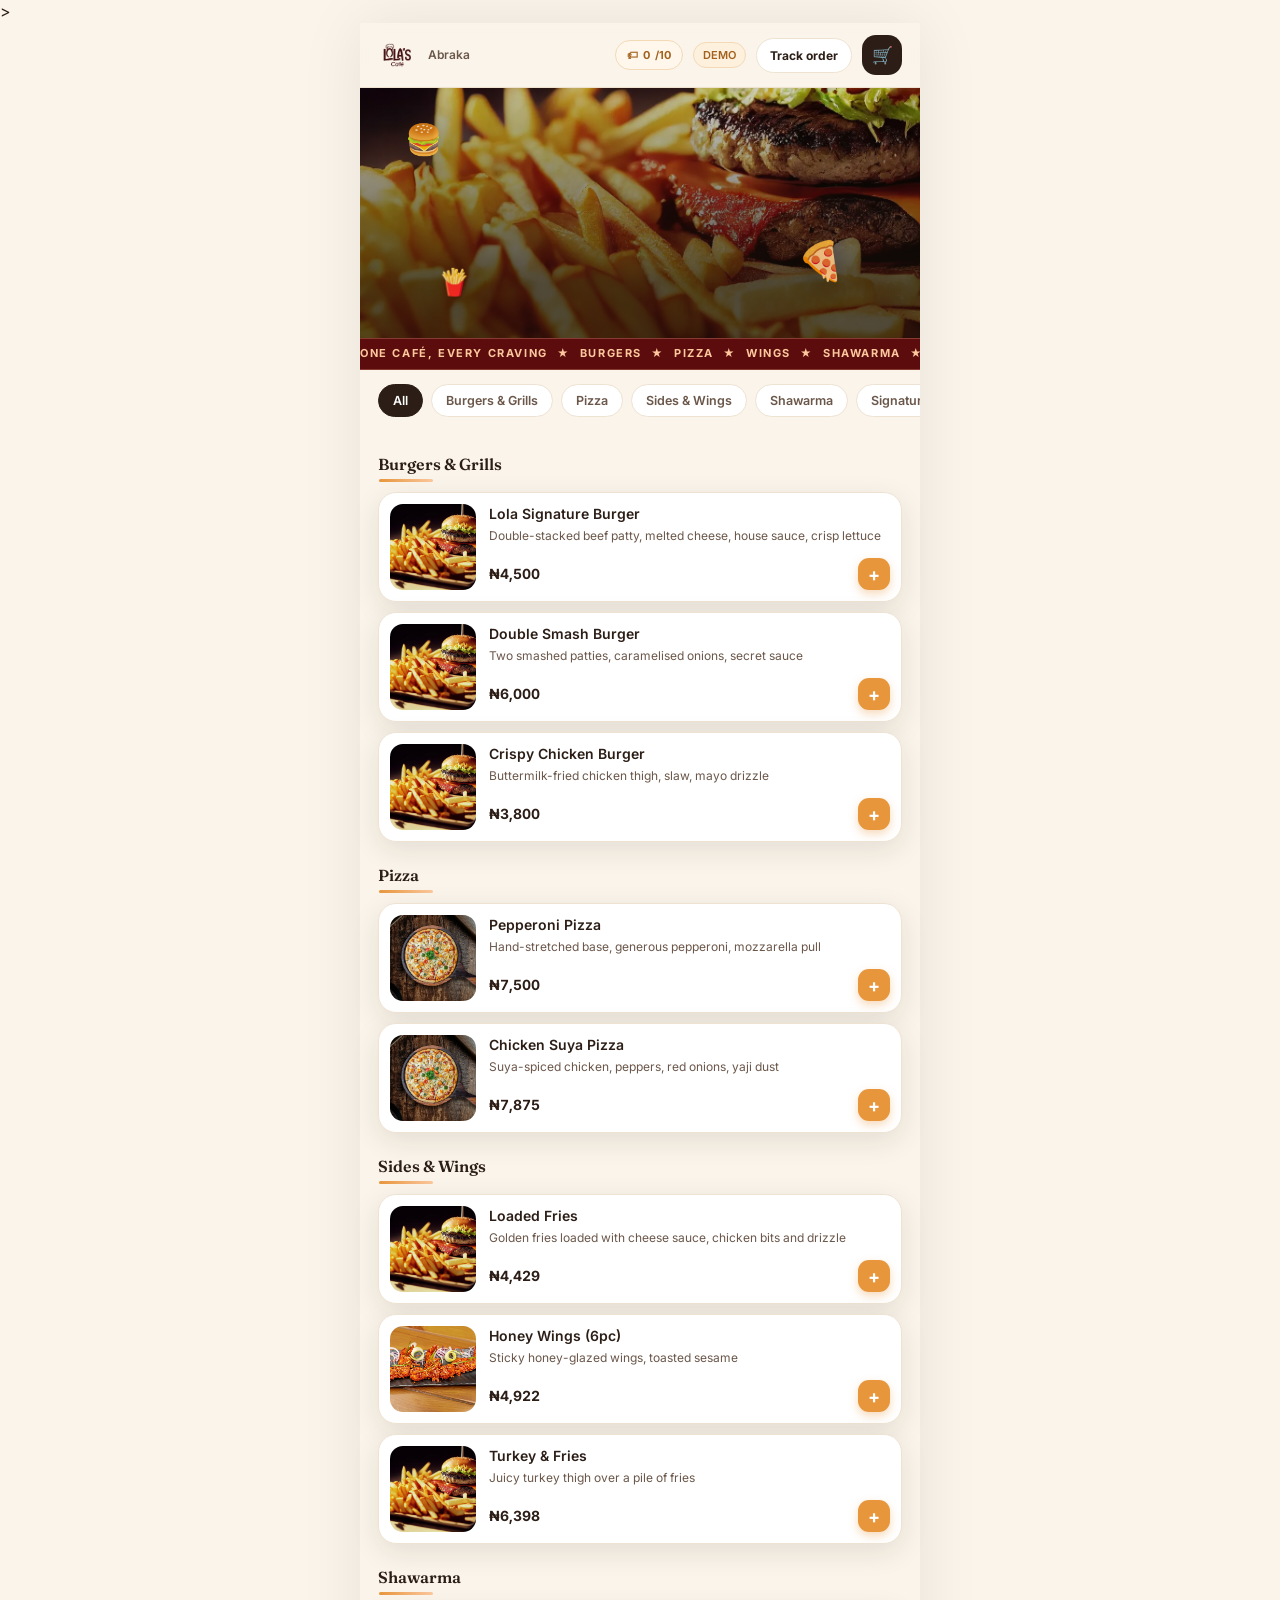
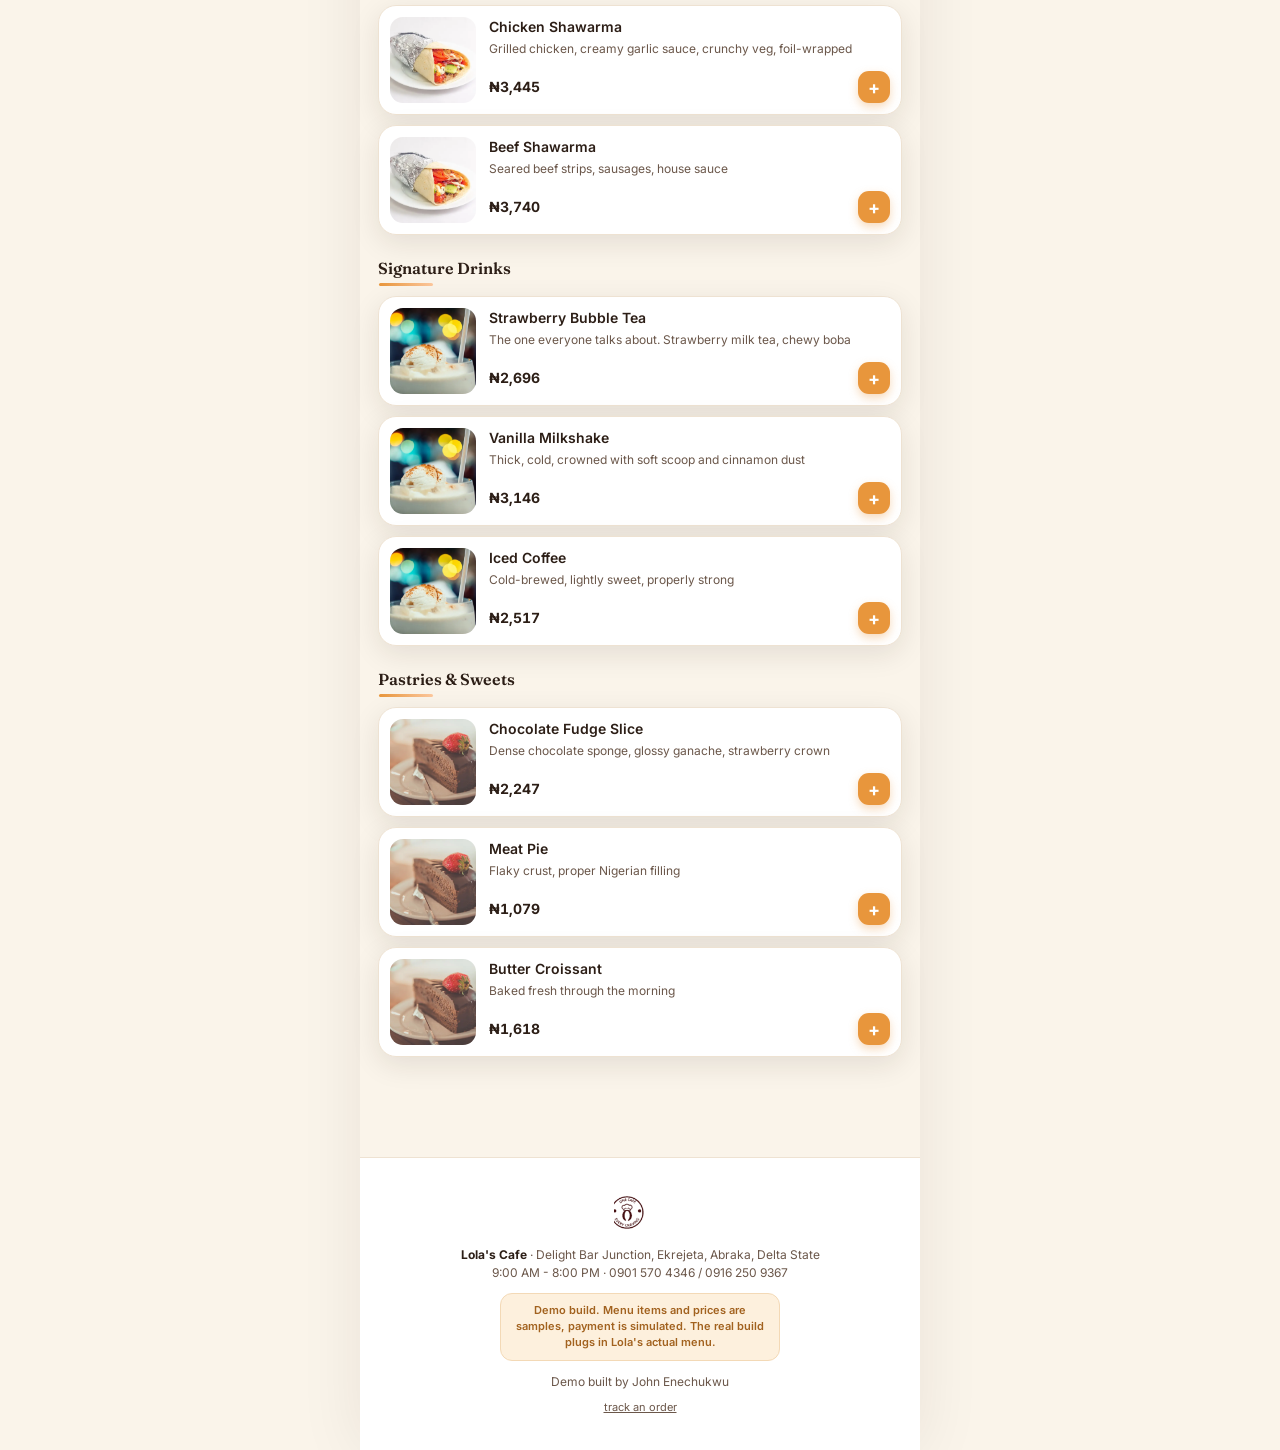
<file: index.html>
<!doctype html>
<html lang="en">
<head>
<meta charset="utf-8">
<meta name="viewport" content="width=device-width, initial-scale=1">
<title>Lola's Cafe — Ekrejeta, Abraka</title>
<meta name="description" content="Order ahead from Lola's Cafe, Ekrejeta, Abraka, Delta State. Burgers, pizza, wings, shawarma, signature drinks.">
<meta name="theme-color" content="#2c1e16">
<link rel="preconnect" href="https://fonts.googleapis.com">
<link rel="preconnect" href="https://fonts.gstatic.com" crossorigin>
<link href="https://fonts.googleapis.com/css2?family=Fraunces:ital,opsz,wght@0,9..144,500;0,9..144,600;0,9..144,700;1,9..144,600&family=Inter:wght@400;500;600;700&display=swap" rel="stylesheet">
<link rel="stylesheet" href="styles.css">
<link rel="stylesheet" href="wow.css">
<link rel="icon" type="image/png" href="img/favicon-192.png">>
<link rel="preload" as="image" href="img/burger.webp">
<link rel="manifest" href="manifest.webmanifest">
</head>
<body>
<div id="app"></div>
<script src="data.js"></script>
<script src="wow.js"></script>
<script src="app.js"></script>
</body>
</html>
</file>
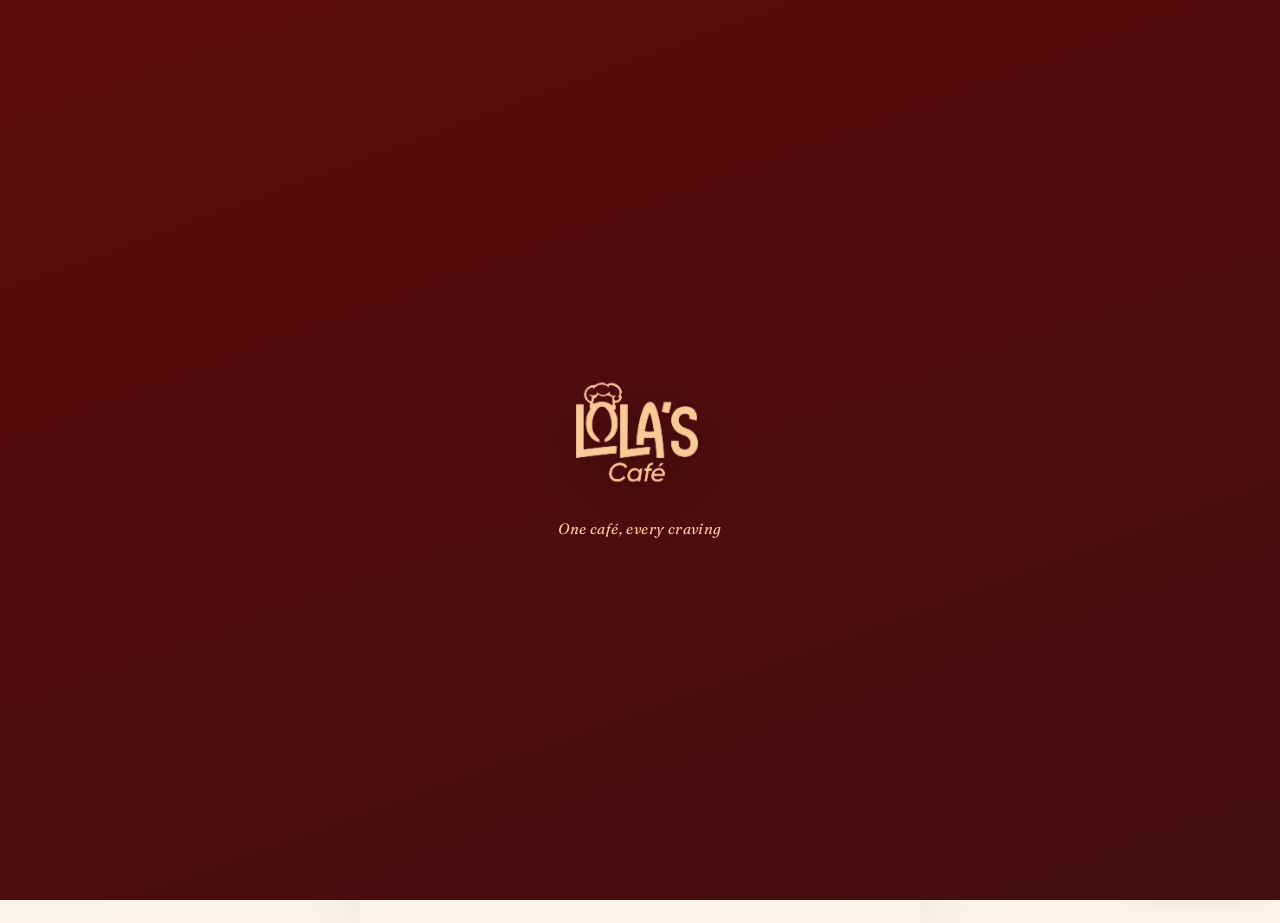
<file: kitchen.html>
<!doctype html>
<html lang="en">
<head>
<meta charset="utf-8">
<meta name="viewport" content="width=device-width, initial-scale=1">
<title>Lola's Kitchen — Staff Panel</title>
<meta name="robots" content="noindex, nofollow">
<meta name="description" content="Lola's Cafe staff kitchen panel.">
<meta name="theme-color" content="#2c1e16">
<link rel="preconnect" href="https://fonts.googleapis.com">
<link rel="preconnect" href="https://fonts.gstatic.com" crossorigin>
<link href="https://fonts.googleapis.com/css2?family=Fraunces:ital,opsz,wght@0,9..144,500;0,9..144,600;0,9..144,700;1,9..144,600&family=Inter:wght@400;500;600;700&display=swap" rel="stylesheet">
<link rel="stylesheet" href="styles.css">
<link rel="stylesheet" href="wow.css">
<link rel="icon" type="image/png" href="img/favicon-192.png">>
<link rel="preload" as="image" href="img/burger.webp">
<link rel="manifest" href="manifest.webmanifest">
<style>.hdr .track-pill,.hdr .icon-btn{display:none!important}.ftr .admin-link{display:none!important}</style></head>
<body>
<div id="app"></div>
<script src="data.js"></script>
<script src="wow.js"></script>
<script src="app.js"></script>
</body>
</html>
</file>
<file: styles.css>
:root{
  --cream:#faf4ea; --card:#ffffff; --ink:#2c1e16; --ink2:#6b574a;
  --amber:#e8963c; --amber-soft:#fdf0dd; --line:#eee2d2;
  --green:#2e7d4f; --red:#c2452d; --shadow:0 8px 28px rgba(44,30,22,.10);
  --fast:.08s; --mod:.16s; --slow:.24s; --spring:cubic-bezier(.34,1.25,.64,1);
}
h1,h2,h3{text-wrap:balance}
p,.desc{text-wrap:pretty}
.price,.totrow,.stat b,.order-id,.stepper{font-variant-numeric:tabular-nums}
*{margin:0;padding:0;box-sizing:border-box}
html{-webkit-text-size-adjust:100%}
body{font-family:Inter,system-ui,-apple-system,sans-serif;background:var(--cream);color:var(--ink);line-height:1.45}
#app{max-width:560px;margin:0 auto;min-height:100vh;background:var(--cream);box-shadow:0 0 60px rgba(44,30,22,.08)}
button{font-family:inherit;cursor:pointer;border:none;background:none}
img{display:block}
a{color:inherit}
.serif{font-family:Fraunces,Georgia,serif}

/* header */
.hdr{position:sticky;top:0;z-index:40;background:rgba(250,244,234,.92);backdrop-filter:blur(10px);border-bottom:1px solid var(--line);display:flex;align-items:center;justify-content:space-between;padding:12px 18px}
.hdr .brand{display:flex;align-items:center;gap:10px}
.hdr .brand-logo{height:32px;display:block}
.hdr .brand b{font-family:Fraunces,Georgia,serif;font-weight:700;font-size:21px;letter-spacing:.2px}
.hdr .brand span{font-size:12px;line-height:16px;color:var(--ink2);font-weight:600}
.hdr .tools{display:flex;align-items:center;gap:10px}
.chip{font-size:11px;line-height:16px;font-weight:600;background:var(--amber-soft);color:#a2621f;border:1px solid #f3d9b6;border-radius:99px;padding:4px 9px}
.icon-btn{position:relative;width:40px;height:40px;border-radius:14px;background:var(--ink);color:#fff;display:flex;align-items:center;justify-content:center;font-size:17px}
.icon-btn .n{position:absolute;top:-5px;right:-5px;background:var(--red);color:#fff;font-size:10.5px;font-weight:700;min-width:18px;height:18px;border-radius:99px;display:flex;align-items:center;justify-content:center;padding:0 4px}

/* hero */
.hero{position:relative;height:250px}
.hero img{width:100%;height:100%;object-fit:cover}
.hero .veil{position:absolute;inset:0;background:linear-gradient(180deg,rgba(24,14,8,.18) 0%,rgba(24,14,8,.72) 78%)}
.hero .inner{position:absolute;inset:0;padding:22px 20px;display:flex;flex-direction:column;justify-content:flex-end;color:#fff}
.hero h1{font-family:Fraunces,Georgia,serif;font-weight:700;font-size:28px;line-height:34px;margin-bottom:8px}
.hero p{font-size:13.5px;color:#f4e7d7;max-width:34ch}
.hero .meta{display:flex;gap:8px;margin-top:12px;flex-wrap:wrap}
.hero .meta .chip{background:rgba(255,255,255,.14);color:#fff;border-color:rgba(255,255,255,.25);backdrop-filter:blur(4px)}

/* pills */
.pills{display:flex;gap:8px;overflow-x:auto;padding:14px 18px 6px;position:sticky;top:65px;background:var(--cream);z-index:30;scrollbar-width:none}
.pills::-webkit-scrollbar{display:none}
.pill{white-space:nowrap;border:1px solid var(--line);background:#fff;border-radius:99px;padding:8px 14px;font-size:12.5px;font-weight:600;color:var(--ink2);transition:background-color var(--fast) var(--spring),color var(--fast) var(--spring),border-color var(--fast) var(--spring),font-weight var(--mod)}
.pill.on{background:var(--ink);color:#fff;border-color:var(--ink)}

/* menu */
.wrap{padding:8px 18px 90px}
.cat{margin:22px 0 4px;font-family:Fraunces,Georgia,serif;font-weight:600;font-size:16px;line-height:22px}
.item-card{display:flex;gap:13px;background:var(--card);border:1px solid var(--line);border-radius:18px;padding:11px;margin:10px 0;box-shadow:var(--shadow);transition:transform var(--fast) var(--spring),box-shadow var(--fast) var(--spring),opacity var(--slow) var(--spring)}
.item-card:hover{transform:translateY(-1px);box-shadow:0 10px 32px rgba(44,30,22,.13)}
.item-card.rv{opacity:0;transform:translateY(10px)}
.item-card.rv.in{opacity:1;transform:none}
.item-card img{width:86px;height:86px;object-fit:cover;border-radius:13px;flex-shrink:0}
.item-card .info{flex:1;min-width:0;display:flex;flex-direction:column}
.item-card h3{font-size:14px;line-height:20px;font-weight:600}
.item-card .desc{font-size:12px;line-height:16px;color:var(--ink2);margin:4px 0 auto;overflow:hidden;display:-webkit-box;-webkit-line-clamp:2;-webkit-box-orient:vertical}
.item-card .row{display:flex;align-items:center;justify-content:space-between;margin-top:7px}
.price{font-weight:700;font-size:14px}
.add{width:32px;height:32px;border-radius:11px;background:var(--amber);color:#fff;font-size:18px;font-weight:700;display:flex;align-items:center;justify-content:center;box-shadow:0 4px 10px rgba(232,150,60,.35);transition:transform var(--fast) var(--spring)}
.add:hover{transform:scale(1.08)}
.add:active{transform:scale(.94)}

/* overlays */
.overlay{position:fixed;inset:0;background:rgba(24,14,8,.5);z-index:60;display:flex;align-items:flex-end;justify-content:center}
@media(min-width:600px){.overlay{align-items:center}}
.sheet{background:#fff;width:100%;max-width:560px;max-height:88vh;overflow-y:auto;border-radius:24px 24px 0 0;padding:18px 18px 26px;animation:up var(--slow) var(--spring)}
@media(min-width:600px){.sheet{border-radius:24px}}
@keyframes up{from{transform:translateY(40px);opacity:.6}to{transform:none;opacity:1}}
.sheet .grab{width:44px;height:4px;border-radius:99px;background:var(--line);margin:0 auto 14px}

.btn{width:100%;border-radius:15px;padding:14px;font-size:14px;line-height:20px;font-weight:700;background:var(--ink);color:#fff;transition:transform var(--fast) var(--spring),filter var(--fast) var(--spring)}
.btn:hover{filter:brightness(1.08)}
.btn:active{transform:scale(.98)}
.btn.amber{background:var(--amber)}
.btn.ghost{background:var(--amber-soft);color:#a2621f}
.btn[disabled]{opacity:.45;cursor:default}
.btn-row{display:flex;gap:10px;margin-top:14px}
.btn-row .btn{flex:1}

/* cart lines */
.cline{display:flex;gap:12px;align-items:center;padding:10px 0;border-bottom:1px solid var(--line)}
.cline .t{flex:1}
.cline .t b{font-size:13.5px;font-weight:600;display:block}
.cline .t span{font-size:11.5px;color:var(--ink2)}
.stepper{display:flex;align-items:center;gap:10px;background:var(--cream);border-radius:11px;padding:5px 9px;font-weight:700;font-size:13px}
.stepper button{font-size:15px;color:var(--ink2);width:20px}

/* forms */
.field{margin-bottom:12px}
.field label{display:block;font-size:12px;line-height:16px;font-weight:600;color:var(--ink2);margin-bottom:6px}
.field input,.field textarea,.field select{width:100%;border:1.5px solid var(--line);border-radius:13px;padding:12px 13px;font-size:14px;font-family:inherit;background:#fff;color:var(--ink)}
.field input:focus,.field textarea:focus{outline:none;border-color:var(--amber)}
.seg{display:flex;background:var(--cream);border-radius:13px;padding:4px;gap:4px}
.seg button{flex:1;border-radius:10px;padding:10px;font-size:13px;line-height:20px;font-weight:600;color:var(--ink2);transition:background-color var(--mod) var(--spring),color var(--mod) var(--spring)}
.seg button.on{background:#fff;color:var(--ink);box-shadow:0 2px 8px rgba(44,30,22,.12)}

/* totals */
.totrow{display:flex;justify-content:space-between;font-size:13.5px;color:var(--ink2);padding:3px 0}
.totrow.big{font-weight:800;color:var(--ink);font-size:16px;border-top:1.5px dashed var(--line);margin-top:8px;padding-top:11px}

/* confirm + tracking */
.center{text-align:center;padding:34px 22px}
.tick{width:74px;height:74px;border-radius:50%;background:var(--green);color:#fff;font-size:34px;display:flex;align-items:center;justify-content:center;margin:0 auto 16px;animation:pop .35s ease}
@keyframes pop{from{transform:scale(.5);opacity:0}to{transform:scale(1);opacity:1}}
.order-id{font-family:Fraunces,Georgia,serif;font-size:22px;font-weight:700;letter-spacing:1px}
.timeline{margin:22px 0 6px;text-align:left}
.tstep{display:flex;gap:13px;position:relative;padding:0 0 22px 0}
.tstep::before{content:"";position:absolute;left:11px;top:24px;bottom:0;width:2px;background:var(--line)}
.tstep:last-child::before{display:none}
.tstep .dot{width:24px;height:24px;border-radius:50%;background:#fff;border:2px solid var(--line);flex-shrink:0;display:flex;align-items:center;justify-content:center;font-size:11px;z-index:1}
.tstep.done .dot{background:var(--amber);border-color:var(--amber);color:#fff}
.tstep.now .dot{border-color:var(--amber);box-shadow:0 0 0 4px var(--amber-soft)}
.tstep b{font-size:13.5px;display:block}
.tstep span{font-size:11.5px;color:var(--ink2)}
.tstep.pending b{color:#b7a795}

/* admin */
.ocard{background:#fff;border:1px solid var(--line);border-radius:16px;padding:13px;margin:10px 0;box-shadow:var(--shadow)}
.ocard .top{display:flex;justify-content:space-between;align-items:center;margin-bottom:6px}
.badge{font-size:10.5px;font-weight:700;padding:4px 9px;border-radius:99px}
.b-placed{background:#f1e9df;color:#8a7360}
.b-confirmed{background:#fdf0dd;color:#a2621f}
.b-kitchen{background:#fdeaea;color:#b04a2e}
.b-ready{background:#e3f1e8;color:#2e7d4f}
.b-completed{background:#ece9e4;color:#6b574a}
.ocard .items{font-size:12px;color:var(--ink2);margin:4px 0 10px}
.stat-row{display:flex;gap:10px;margin:14px 0}
.stat{flex:1;background:#fff;border:1px solid var(--line);border-radius:16px;padding:13px;box-shadow:var(--shadow)}
.stat b{font-size:20px;font-family:Fraunces,Georgia,serif}
.stat span{display:block;font-size:12px;line-height:16px;color:var(--ink2);font-weight:600;margin-top:3px}

/* footer */
.ftr{padding:26px 20px 34px;color:var(--ink2);font-size:12px;text-align:center;border-top:1px solid var(--line);background:#fff}
.ftr-badge{height:54px;display:block;margin:0 auto 8px}
.ftr b{color:var(--ink)}
.ftr .demo-note{background:var(--amber-soft);color:#a2621f;border:1px solid #f3d9b6;border-radius:12px;padding:9px 12px;font-size:11px;font-weight:600;margin:12px auto;max-width:40ch}
.ftr .admin-link{color:var(--ink2);font-size:11px;margin-top:10px;display:inline-block}

.back{display:inline-flex;align-items:center;gap:6px;font-size:13px;font-weight:600;color:var(--ink2);padding:14px 18px 2px}
.track-pill{border:1.5px solid var(--line);background:#fff;border-radius:99px;padding:9px 13px;font-size:12px;font-weight:700;color:var(--ink)}
.livebar{display:flex;align-items:center;gap:9px;width:calc(100% - 36px);margin:12px 18px 0;background:var(--ink);color:#fff;border-radius:14px;padding:12px 15px;font-size:12.5px;font-weight:600;box-shadow:var(--shadow);text-align:left}
.livebar i{width:9px;height:9px;border-radius:50%;background:var(--amber);flex-shrink:0;animation:pulse 1.2s infinite}
@keyframes pulse{0%,100%{opacity:1}50%{opacity:.35}}
.sim-toggle{position:fixed;bottom:14px;right:14px;z-index:50;background:rgba(44,30,22,.92);color:#fff;font-size:11px;font-weight:600;border-radius:99px;padding:8px 13px;box-shadow:var(--shadow)}
</file>
<file: wow.css>
/* ===== Lola's Cafe wow layer ===== */
/* ---------- splash ---------- */
.wow-splash{position:fixed;inset:0;z-index:200;background:linear-gradient(160deg,#5c0c0c,#430e10);display:flex;align-items:center;justify-content:center;transition:clip-path .7s cubic-bezier(.7,0,.3,1);clip-path:inset(0 0 0 0)}
.wow-splash.done{clip-path:inset(0 0 100% 0)}
.wow-splash .ws-inner{text-align:center;animation:wsIn .8s cubic-bezier(.34,1.4,.64,1) both}
.wow-splash img{width:180px;display:block;margin:0 auto 14px;filter:drop-shadow(0 12px 30px rgba(0,0,0,.35));animation:wsBob 2.4s ease-in-out infinite}
.wow-splash .ws-tag{color:#fdc89e;font-family:Fraunces,Georgia,serif;font-style:italic;font-size:15px;letter-spacing:.4px;opacity:0;animation:wsFade .6s ease .5s forwards}
@keyframes wsIn{from{opacity:0;transform:scale(.7) translateY(24px)}to{opacity:1;transform:none}}
@keyframes wsBob{0%,100%{transform:translateY(0) rotate(-1.5deg)}50%{transform:translateY(-9px) rotate(1.5deg)}}
@keyframes wsFade{to{opacity:1}}

/* ---------- entrance (first load only) ---------- */
body:not(.settled) .hdr{animation:slideDown .55s cubic-bezier(.34,1.25,.64,1) both}
body:not(.settled) .hero .inner>*{opacity:0;animation:riseIn .7s cubic-bezier(.34,1.25,.64,1) forwards}
body:not(.settled) .hero .inner h1{animation-delay:.15s}
body:not(.settled) .hero .inner p{animation-delay:.3s}
body:not(.settled) .hero .inner .meta{animation-delay:.45s}
body:not(.settled) .hero{animation:heroIn .9s cubic-bezier(.34,1.25,.64,1) both}
@keyframes slideDown{from{transform:translateY(-100%)}to{transform:none}}
@keyframes riseIn{from{opacity:0;transform:translateY(26px)}to{opacity:1;transform:none}}
@keyframes heroIn{from{transform:scale(1.06);filter:saturate(1.3)}to{transform:none;filter:none}}

/* ---------- hero wow ---------- */
.hero{position:relative;overflow:hidden}
.hero img{transition:transform .12s linear}
.hero .inner{position:relative;z-index:2}
.hero .inner h1{background:linear-gradient(100deg,#fff 30%,#ffe3bd 50%,#fff 70%);background-size:200% 100%;-webkit-background-clip:text;background-clip:text;-webkit-text-fill-color:transparent;animation:sheen 5s linear infinite}
@keyframes sheen{to{background-position:-200% 0}}
.float-emoji{position:absolute;z-index:1;font-size:30px;opacity:.9;pointer-events:none;filter:drop-shadow(0 8px 14px rgba(0,0,0,.25));animation:drift var(--t,9s) ease-in-out infinite alternate}
.float-emoji.e1{top:12%;left:8%;animation-duration:8s}
.float-emoji.e2{top:58%;left:78%;animation-duration:11s;font-size:38px}
.float-emoji.e3{top:70%;left:14%;animation-duration:13s;font-size:26px}
@keyframes drift{from{transform:translateY(0) rotate(-8deg)}to{transform:translateY(-26px) rotate(8deg)}}

/* ---------- ticker ---------- */
.ticker{background:#5c0c0c;color:#fdc89e;overflow:hidden;white-space:nowrap;border-block:1px solid rgba(253,200,158,.25)}
.ticker .tk{display:inline-block;padding:7px 0;font-size:11px;font-weight:700;letter-spacing:1.6px;animation:marq 22s linear infinite}
@keyframes marq{from{transform:translateX(0)}to{transform:translateX(-50%)}}

/* ---------- menu cards ---------- */
@media (hover:hover) and (pointer:fine){
  .pills,.wrap{perspective:900px}
  .item-card{transform-style:preserve-3d;will-change:transform}
}
.item-card .add{transition:transform .18s cubic-bezier(.34,1.8,.64,1),background .18s ease}
.item-card .add:hover{transform:scale(1.12) rotate(90deg)}
.item-card .add:active{transform:scale(.82)}
.item-card.added .add{background:var(--green,#1e9e5a)!important}

/* ---------- fly to cart ---------- */
.fly-ghost{position:fixed;z-index:300;width:48px;height:48px;pointer-events:none;border-radius:50%;overflow:hidden;box-shadow:0 10px 24px rgba(0,0,0,.3);transition:transform .6s cubic-bezier(.5,-0.1,.7,1),opacity .6s ease}
.fly-ghost img{width:100%;height:100%;object-fit:cover}
.icon-btn.bump{animation:bump .45s cubic-bezier(.34,1.8,.64,1)}
@keyframes bump{0%{transform:scale(1)}30%{transform:scale(1.25) rotate(-8deg)}60%{transform:scale(.92) rotate(6deg)}100%{transform:scale(1)}}
.icon-btn .n{animation:npop .4s cubic-bezier(.34,1.8,.64,1)}
@keyframes npop{from{transform:scale(0)}to{transform:scale(1)}}

/* ---------- confirm / confetti ---------- */
.tick{position:relative}
.tick::after{content:"";position:absolute;inset:-8px;border-radius:50%;border:3px solid rgba(30,158,90,.5);animation:ring 1s cubic-bezier(.2,.8,.3,1) .2s both;pointer-events:none}
@keyframes ring{from{transform:scale(.4);opacity:1}to{transform:scale(2.1);opacity:0}}
.wow-confetti{position:fixed;inset:0;z-index:290;pointer-events:none}

/* ---------- loyalty ---------- */
.loyal{background:linear-gradient(150deg,#5c0c0c,#7a1a12);color:#fce7c1;border-radius:18px;padding:16px;margin:18px 0 0;text-align:left;box-shadow:0 14px 30px rgba(92,12,12,.25);animation:riseIn .6s cubic-bezier(.34,1.25,.64,1) both}
.loyal-h{display:flex;justify-content:space-between;align-items:baseline;gap:10px;margin-bottom:10px}
.loyal-h b{font-family:Fraunces,Georgia,serif;font-size:15px}
.loyal-h span{font-size:11px;opacity:.85;text-align:right}
.loyal-row{display:flex;gap:7px;margin-bottom:10px}
.loyal-row .ws{flex:1;aspect-ratio:1;max-width:30px;border-radius:50%;border:1.5px dashed rgba(252,231,193,.45);display:flex;align-items:center;justify-content:center;font-size:13px;font-style:normal}
.loyal-row .ws.on{background:#fdc89e;border:0;color:#5c0c0c;animation:stampIn .5s cubic-bezier(.34,1.8,.64,1) both;animation-delay:var(--d,0ms)}
.loyal-row .ws.on::after{content:"✓";font-weight:900}
.loyal-row .ws.pop{animation-name:stampPop}
@keyframes stampIn{from{transform:scale(0) rotate(-30deg)}to{transform:scale(1) rotate(0)}}
@keyframes stampPop{0%{transform:scale(0) rotate(-40deg)}60%{transform:scale(1.5) rotate(8deg)}100%{transform:scale(1)}}
.loyal-p{height:5px;border-radius:99px;background:rgba(252,231,193,.2);overflow:hidden}
.loyal-p i{display:block;height:100%;background:linear-gradient(90deg,#e8821e,#fdc89e);border-radius:99px;transition:width 1s cubic-bezier(.34,1.25,.64,1)}
.loyal-f{font-size:10.5px;opacity:.8;margin-top:8px}
.loyal-chip{border:1.5px solid #f3d9b6;background:#fff7ec;color:#a2621f;border-radius:99px;font-size:11px;font-weight:700;padding:7px 11px;display:flex;align-items:center;gap:5px;cursor:pointer;animation:chipIn .5s cubic-bezier(.34,1.25,.64,1) both}
@keyframes chipIn{from{opacity:0;transform:translateX(14px)}to{opacity:1;transform:none}}
.loyal-sheet{position:fixed;inset:0;z-index:120;background:rgba(44,30,22,.5);backdrop-filter:blur(6px);display:flex;align-items:flex-end;animation:fadeIn .25s ease}
.loyal-sheet .ls-card{background:#fff;width:100%;border-radius:22px 22px 0 0;padding:22px 20px 30px;animation:sheetUp .35s cubic-bezier(.34,1.25,.64,1)}
.loyal-sheet .loyal{margin:0;background:linear-gradient(150deg,#5c0c0c,#7a1a12)}
@keyframes fadeIn{from{opacity:0}}
@keyframes sheetUp{from{transform:translateY(60%)}}

/* ---------- toast ---------- */
.wow-toast{position:fixed;left:50%;bottom:22px;transform:translateX(-50%);z-index:310;background:#2c1e16;color:#fce7c1;font-size:12.5px;font-weight:600;padding:11px 18px;border-radius:99px;box-shadow:0 12px 28px rgba(0,0,0,.35);animation:toastIn .45s cubic-bezier(.34,1.4,.64,1) both;max-width:88vw;text-align:center}
@keyframes toastIn{from{opacity:0;transform:translate(-50%,16px) scale(.9)}to{opacity:1;transform:translate(-50%,0) scale(1)}}
.wow-toast.out{animation:toastOut .4s ease forwards}
@keyframes toastOut{to{opacity:0;transform:translate(-50%,10px)}}

/* ---------- tracking wow ---------- */
.timeline{position:relative}
.tl-fill{position:absolute;left:13px;top:18px;width:3px;border-radius:99px;background:linear-gradient(180deg,#e8821e,#1e9e5a);transition:height .8s cubic-bezier(.34,1.25,.64,1);z-index:0}
.tl-fill::after{content:"";position:absolute;inset:0;background:linear-gradient(180deg,transparent,rgba(255,255,255,.7) 50%,transparent);background-size:100% 200%;animation:shimmer 1.8s linear infinite;border-radius:99px}
@keyframes shimmer{from{background-position:0 -100%}to{background-position:0 100%}}
.tstep{position:relative;z-index:1}
.tstep .dot{position:relative}
.tstep.now .dot{box-shadow:0 0 0 0 rgba(30,158,90,.5);animation:halo 1.6s ease-out infinite}
@keyframes halo{0%{box-shadow:0 0 0 0 rgba(30,158,90,.45)}70%{box-shadow:0 0 0 12px rgba(30,158,90,0)}100%{box-shadow:0 0 0 0 rgba(30,158,90,0)}}
.tl-chef{position:absolute;left:-4px;z-index:2;font-size:22px;transform:translateX(-26px);transition:top .8s cubic-bezier(.34,1.25,.64,1);animation:chefBob 1s ease-in-out infinite;filter:drop-shadow(0 4px 8px rgba(0,0,0,.2))}
@keyframes chefBob{0%,100%{transform:translateX(-26px) translateY(0)}50%{transform:translateX(-26px) translateY(-6px)}}
.badge.b-kitchen,.badge.b-confirmed{animation:badgePulse 1.6s ease-in-out infinite}
@keyframes badgePulse{0%,100%{transform:scale(1)}50%{transform:scale(1.06)}}

/* ---------- generic press feedback ---------- */
.btn,.pill,.track-pill{transition:transform .15s cubic-bezier(.34,1.8,.64,1)}
.btn:active,.pill:active,.track-pill:active{transform:scale(.94)}
.pill.on{animation:pillPop .3s cubic-bezier(.34,1.8,.64,1)}
@keyframes pillPop{from{transform:scale(.85)}to{transform:scale(1)}}

/* ---------- cart sheet ---------- */
.sheet.anim{animation:sheetUp2 .35s cubic-bezier(.34,1.25,.64,1)}
@keyframes sheetUp2{from{transform:translateY(100%)}to{transform:none}}

@media (prefers-reduced-motion: reduce){
  .wow-splash,.fly-ghost,.wow-confetti,.float-emoji{display:none!important}
  *{animation-duration:.01ms!important;animation-iteration-count:1!important;transition-duration:.01ms!important}
}

/* ===== round 2 ===== */
.btn,.pill,.add{position:relative;overflow:hidden}
.pill{flex:0 0 auto}
@media (max-width:480px){
  .pills{gap:6px;padding:12px 14px 4px}
  .pill{padding:7px 12px;font-size:12px}
}
.rp{position:absolute;border-radius:50%;background:rgba(92,12,12,.16);transform:scale(0);animation:rp .6s ease-out forwards;pointer-events:none;z-index:1}
@keyframes rp{to{transform:scale(1);opacity:0}}
.pill.spy{background:var(--ink);color:#fff;border-color:var(--ink)}
.cart-bar{position:fixed;left:14px;right:14px;bottom:14px;z-index:60;display:flex;align-items:center;justify-content:space-between;gap:10px;max-width:520px;margin:0 auto;background:var(--ink);color:var(--cream);border-radius:99px;padding:12px 16px 12px 20px;box-shadow:0 16px 40px rgba(44,30,22,.4);transform:translateY(150%);transition:transform .5s var(--spring);cursor:pointer}
.cart-bar.show{transform:translateY(0)}
.cart-bar b{font-size:15px}
.cb-go{background:var(--amber);color:#3a1c04;border-radius:99px;padding:8px 15px;font-weight:700;font-size:13px;white-space:nowrap}
.loyal{position:relative;overflow:hidden}
.loyal::after{content:"";position:absolute;top:-70%;left:-45%;width:45%;height:240%;background:linear-gradient(105deg,transparent,rgba(255,255,255,.25),transparent);transform:rotate(8deg);animation:shine 3s ease-in-out 1.1s 2;pointer-events:none}
@keyframes shine{0%{left:-45%}55%,100%{left:135%}}
.stamp-spark{position:fixed;z-index:80;pointer-events:none;font-size:22px;animation:sparkUp .95s ease-out forwards}
@keyframes sparkUp{0%{opacity:0;transform:translate(-50%,4px) scale(.4)}30%{opacity:1}100%{opacity:0;transform:translate(-50%,-52px) scale(1.3) rotate(20deg)}}
.cat{position:relative;padding-bottom:7px}
.cat::after{content:"";position:absolute;left:1px;bottom:0;height:3px;width:54px;border-radius:99px;background:linear-gradient(90deg,var(--amber),#fdc89e);animation:catLine .8s var(--spring) both}
@keyframes catLine{from{width:0}to{width:54px}}
@media (hover:hover) and (pointer:fine){
  .item-card{overflow:hidden}
  .item-card img{transition:transform .5s var(--spring)}
  .item-card:hover img{transform:scale(1.07)}
}
@media (pointer:coarse){
  .item-card{transition:transform .18s var(--spring)}
  .item-card:active{transform:scale(.98)}
  .add{transition:transform .18s var(--spring)}
  .add:active{transform:scale(.85) rotate(90deg)}
}
@media (prefers-reduced-motion: reduce){
  .loyal::after,.cat::after{animation:none}
  .cart-bar{transition:none}
}

/* ===== zoom lock ===== */
/* iOS auto-zooms into any field with text under 16px: every input reads at 16px minimum */
input,textarea,select{font-size:max(16px,1em)!important}
/* kill the double-tap zoom delay/zoom on taps, pinch still works */
body{touch-action:manipulation}
</file>
